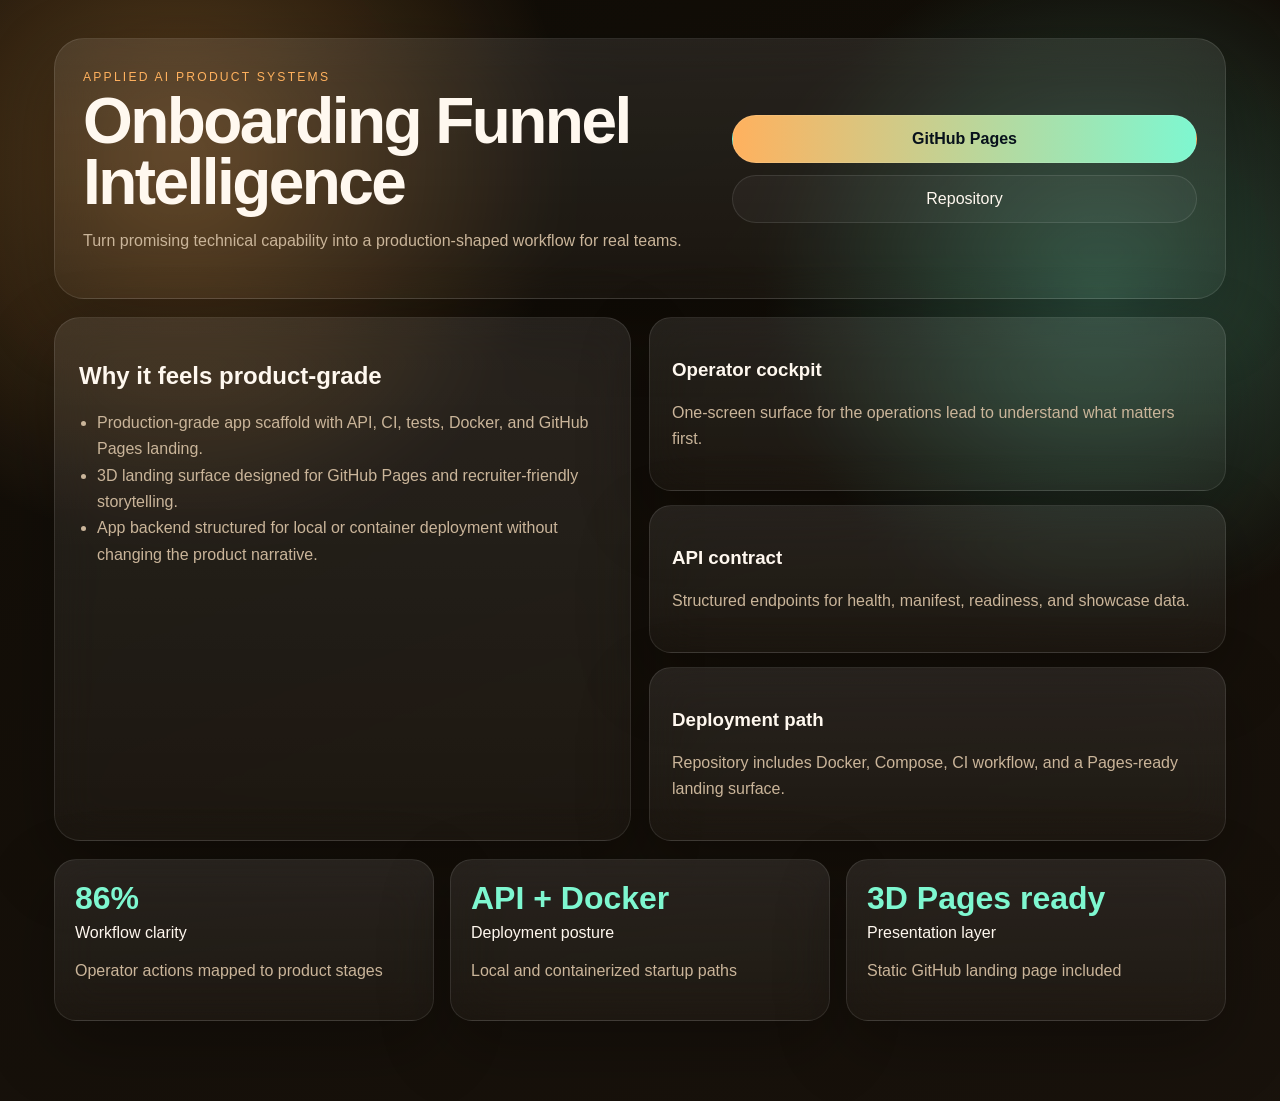
<file: docs/index.html>
<!DOCTYPE html>
<html lang="en">
<head>
  <meta charset="UTF-8" />
  <meta name="viewport" content="width=device-width, initial-scale=1.0" />
  <title>Onboarding Funnel Intelligence Landing</title>
  <link rel="stylesheet" href="landing.css" />
</head>
<body>
  <div class="scene" id="scene">
    <div class="backdrop"></div>
    <main class="deck">
      <section class="hero-card glass">
        <div>
          <span class="eyebrow">Applied AI product systems</span>
          <h1>Onboarding Funnel Intelligence</h1>
          <p>Turn promising technical capability into a production-shaped workflow for real teams.</p>
        </div>
        <nav class="cta-stack">
          <a class="cta primary" href="https://r-behera.github.io/onboarding-funnel-intelligence/">GitHub Pages</a>
          <a class="cta" href="https://github.com/R-behera/onboarding-funnel-intelligence">Repository</a>
        </nav>
      </section>
      <section class="orbit-grid">
        <div class="glass panel large">
          <h2>Why it feels product-grade</h2>
          <ul><li>Production-grade app scaffold with API, CI, tests, Docker, and GitHub Pages landing.</li><li>3D landing surface designed for GitHub Pages and recruiter-friendly storytelling.</li><li>App backend structured for local or container deployment without changing the product narrative.</li></ul>
        </div>
        <div id="cards" class="card-stack"></div>
      </section>
      <section class="metrics-row" id="metrics"></section>
    </main>
  </div>
  <script>window.PROJECT_MANIFEST = {"slug": "onboarding-funnel-intelligence", "title": "Onboarding Funnel Intelligence", "summary": "![Demo Screenshot](demo/screenshot.png)", "domain": "Applied AI product systems", "audience": "operations lead", "promise": "Turn promising technical capability into a production-shaped workflow for real teams.", "hero": ["Production-grade app scaffold with API, CI, tests, Docker, and GitHub Pages landing.", "3D landing surface designed for GitHub Pages and recruiter-friendly storytelling.", "App backend structured for local or container deployment without changing the product narrative."], "kpis": [{"label": "Workflow clarity", "value": "86%", "note": "Operator actions mapped to product stages"}, {"label": "Deployment posture", "value": "API + Docker", "note": "Local and containerized startup paths"}, {"label": "Presentation layer", "value": "3D Pages ready", "note": "Static GitHub landing page included"}], "stages": ["ingest", "validate", "analyze", "decide", "monitor"], "cards": [{"title": "Operator cockpit", "body": "One-screen surface for the operations lead to understand what matters first."}, {"title": "API contract", "body": "Structured endpoints for health, manifest, readiness, and showcase data."}, {"title": "Deployment path", "body": "Repository includes Docker, Compose, CI workflow, and a Pages-ready landing surface."}], "scene": "neural-ribbon", "theme": {"bg": "#0f0c07", "surface": "#1f1811", "ink": "#fff8ef", "muted": "#cab59a", "accent": "#ffb15e", "accent2": "#7ef7d0"}, "pages_url": "https://r-behera.github.io/onboarding-funnel-intelligence/", "api_examples": {"health": {"status": "ok", "project": "onboarding-funnel-intelligence"}, "readiness": {"api": "ready", "landing_page": "docs/index.html", "container": "Dockerfile present"}, "signals": [{"name": "Decision coverage", "status": "strong", "detail": "App and landing narrative aligned"}, {"name": "Operator context", "status": "strong", "detail": "Primary user anchored as operations lead"}, {"name": "Delivery path", "status": "ready", "detail": "Pages + containerized app scaffold generated"}]}};</script>
  <script src="landing.js"></script>
</body>
</html>
</file>
<file: docs/landing.css>
:root{--bg:#0f0c07;--surface:#1f1811;--ink:#fff8ef;--muted:#cab59a;--accent:#ffb15e;--accent2:#7ef7d0;--rx:0deg;--ry:0deg;}*{box-sizing:border-box}html,body{margin:0;min-height:100%;font-family:Inter,Segoe UI,sans-serif;background:var(--bg);color:var(--ink)}.scene{min-height:100vh;overflow:hidden;position:relative;transform-style:preserve-3d;perspective:1600px}.backdrop{position:absolute;inset:-10%;background:radial-gradient(circle at 20% 20%,color-mix(in srgb,var(--accent) 30%, transparent),transparent 24%),radial-gradient(circle at 80% 30%,color-mix(in srgb,var(--accent2) 28%, transparent),transparent 22%),linear-gradient(160deg,var(--bg),color-mix(in srgb,var(--surface) 78%, black));filter:saturate(1.15)}.deck{position:relative;z-index:2;max-width:1220px;margin:0 auto;padding:38px 24px 80px;transform:rotateX(var(--rx)) rotateY(var(--ry));transition:transform .12s ease-out}.glass{background:linear-gradient(180deg,rgba(255,255,255,.09),rgba(255,255,255,.03));border:1px solid rgba(255,255,255,.1);backdrop-filter:blur(22px);box-shadow:0 24px 70px rgba(0,0,0,.28)}.hero-card{display:grid;grid-template-columns:1.15fr .85fr;gap:20px;padding:28px;border-radius:30px;margin-bottom:18px}.eyebrow{letter-spacing:.18em;text-transform:uppercase;font-size:.76rem;color:var(--accent)}h1{font-size:clamp(2.4rem,5vw,4.8rem);line-height:.94;margin:.4rem 0 1rem;letter-spacing:-.04em}p,li{color:var(--muted);line-height:1.65}.cta-stack{display:flex;flex-direction:column;justify-content:center;gap:12px}.cta{display:inline-flex;justify-content:center;padding:14px 18px;border-radius:999px;text-decoration:none;color:var(--ink);border:1px solid rgba(255,255,255,.1);background:rgba(255,255,255,.04)}.primary{background:linear-gradient(90deg,var(--accent),var(--accent2));color:#07111b;font-weight:700}.orbit-grid{display:grid;grid-template-columns:1fr 1fr;gap:18px;margin-bottom:18px}.panel.large{padding:24px;border-radius:26px}.card-stack{display:grid;gap:14px}.flip{padding:22px;border-radius:22px;transform:translateZ(var(--z))}.metrics-row{display:grid;grid-template-columns:repeat(3,minmax(0,1fr));gap:16px}.metric{padding:20px;border-radius:22px}.metric strong{display:block;font-size:2rem;color:var(--accent2);margin-bottom:.4rem}ul{padding-left:18px;margin:14px 0 0}@media(max-width:980px){.hero-card,.orbit-grid,.metrics-row{grid-template-columns:1fr}.deck{padding:22px 16px 60px}}
</file>
